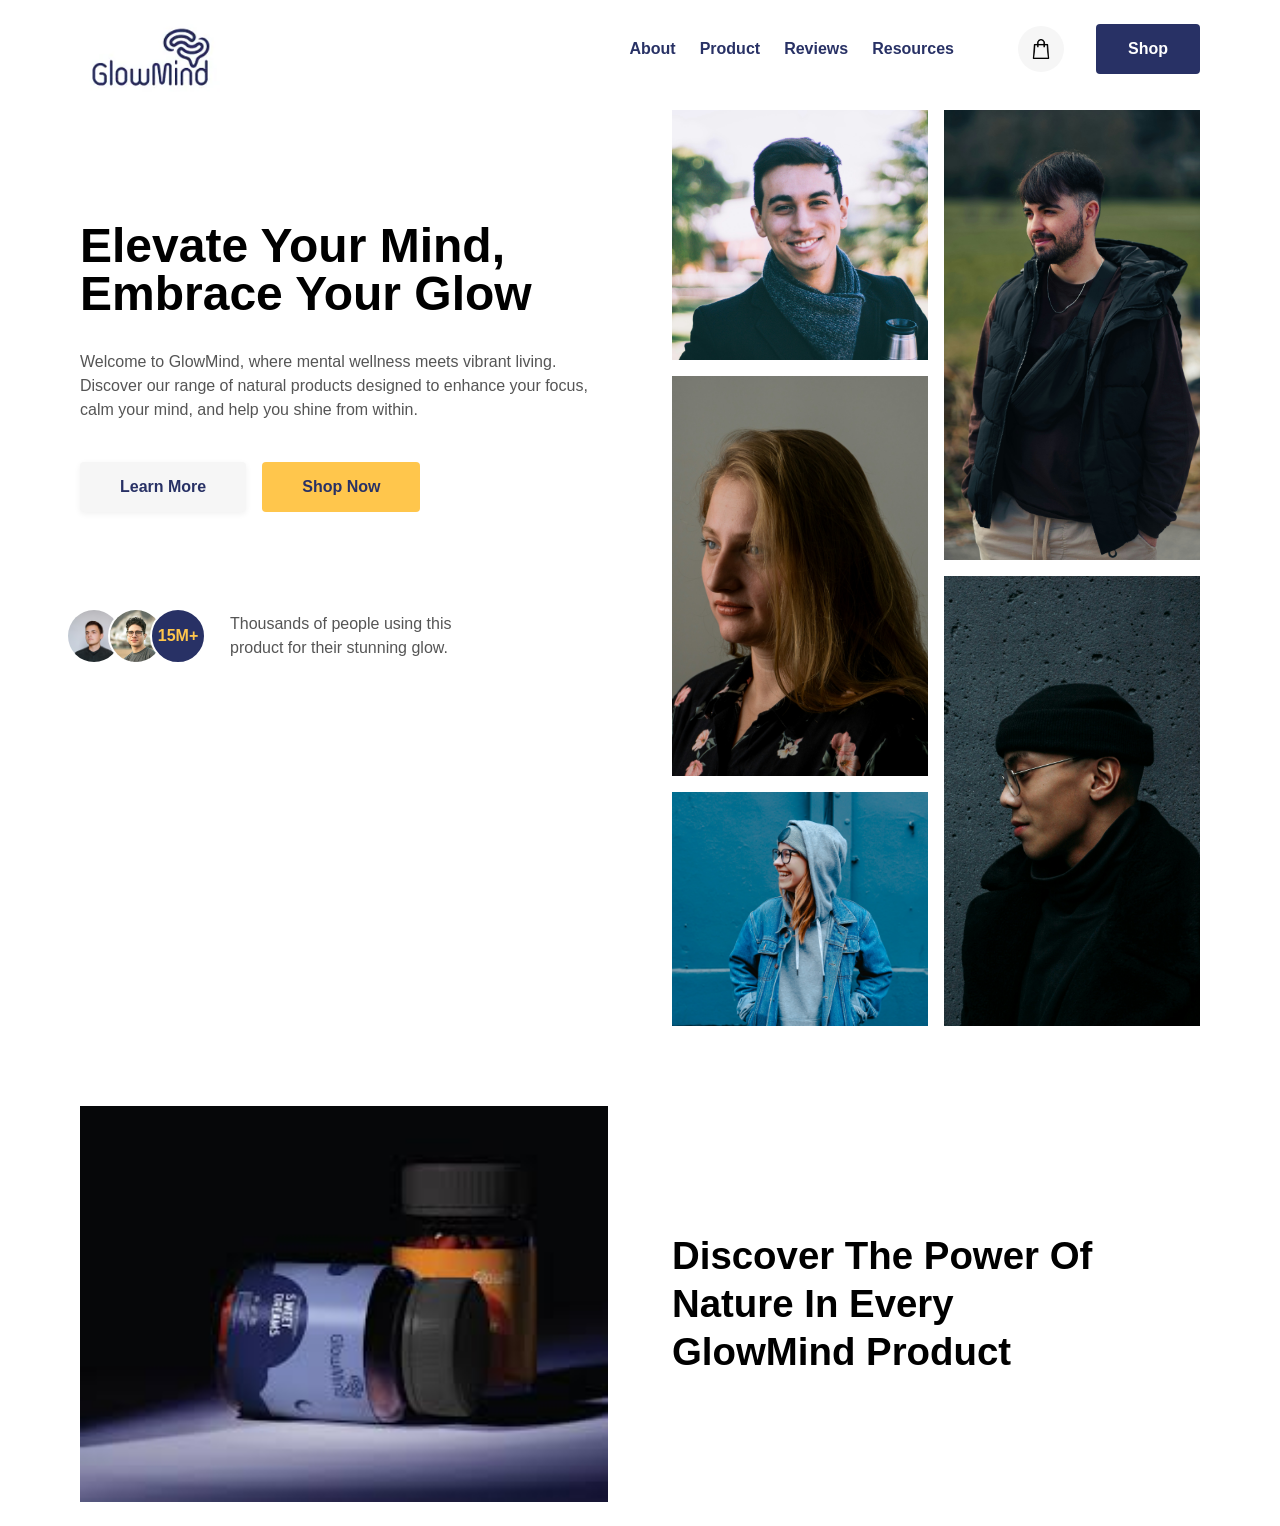
<file: KUIS-1/index.html>
<!DOCTYPE html>
<html lang="id">

<head>
    <meta charset="UTF-8">
    <meta name="viewport" content="width=device-width, initial-scale=1.0">
    <title>GlowMind</title>
    <link rel="stylesheet" href="style.css">
</head>

<body>
    <header>
        <img src="images/Glowmind.png" alt="GlowMind" class="logo">
        <div class="header-content">
            <nav>
                <a href="#about">About</a>
                <a href="#product">Product</a>
                <a href="#reviews">Reviews</a>
                <a href="#resources">Resources</a>
            </nav>
            <div class="header-actions">
                <button class="cart" aria-label="Keranjang"><img src="images/shop-icon.png" alt="" class="shop-icon"></button>
                <button class="shop">Shop</button>
            </div>
        </div>
    </header>
    <main>
        <section id="about">
            <div class="about-content">
                <h1>Elevate Your Mind, Embrace Your Glow</h1>
                <p>Welcome to GlowMind, where mental wellness meets vibrant living. Discover our range of natural
                    products designed to enhance your focus, calm your mind, and help you shine from within.</p>
                <div class="buttons">
                    <button class="learn-more">Learn More</button>
                    <button class="shop-now">Shop Now</button>
                </div>
                <div class="social-icons">
                    <div class="icon-images">
                        <img src="images/icon-profile-1.jpg" alt="" class="icon-image">
                        <img src="images/icon-profile-2.jpg" alt="" class="icon-image">
                        <span class="icon-image badge">15M+</span>
                    </div>
                    <p>Thousands of people using this product for their stunning glow.</p>
                </div>
            </div>

            <div class="grid-image">
                <div class="grid-col">
                    <img src="images/image-1.jpg" alt="" class="grid-image-item item-1">
                    <img src="images/image-3.jpg" alt="" class="grid-image-item item-3">
                    <img src="images/image-5.jpg" alt="" class="grid-image-item item-5">
                </div>
                <div class="grid-col">
                    <img src="images/image-2.jpg" alt="" class="grid-image-item item-2">
                    <img src="images/image-4.jpg" alt="" class="grid-image-item item-4">
                </div>
            </div>
        </section>

        <section id="product">
            <img src="images/product.jpg" alt="Produk GlowMind" class="product-image">
            <h2>Discover The Power Of Nature In Every GlowMind Product</h2>
        </section>
    </main>
    <footer></footer>
</body>

</html>
</file>
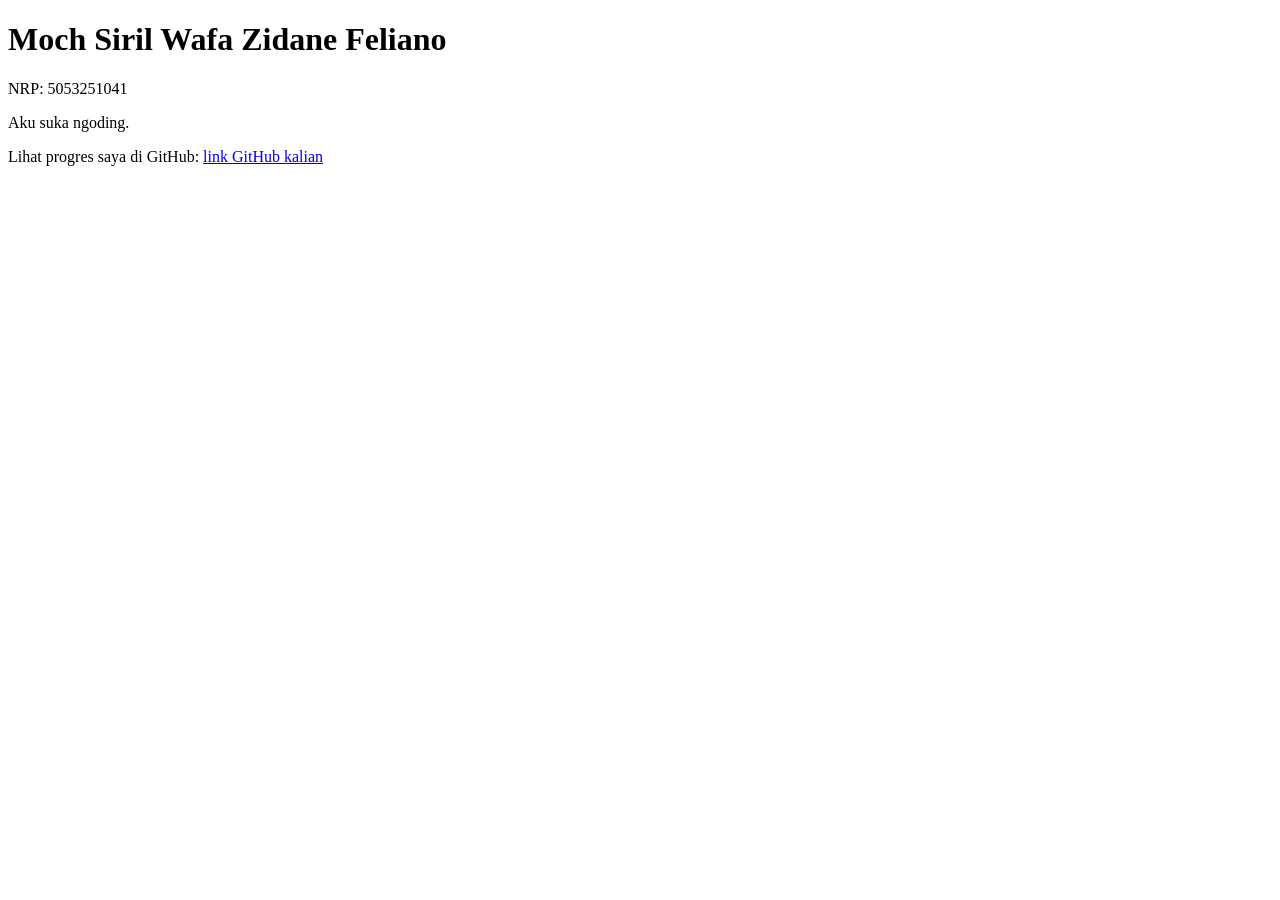
<file: m00/index.html>
<!DOCTYPE html>
<html lang="id">
<head>
  <meta charset="utf-8">
  <meta name="viewport" content="width=device-width, initial-scale=1">
  <title>Kartu Perkenalan Moch Siril Wafa Zidane Feliano</title>
</head>
<body>

  <h1 id="nama">Moch Siril Wafa Zidane Feliano</h1>
  <p id="nrp">NRP: 5053251041</p>
  <p id="bio">Aku suka ngoding.</p>
  <p>Lihat progres saya di GitHub: <a id="github" href="https://github.com/SkyPooZi">link GitHub kalian</a></p>

</body>
</html>
</file>
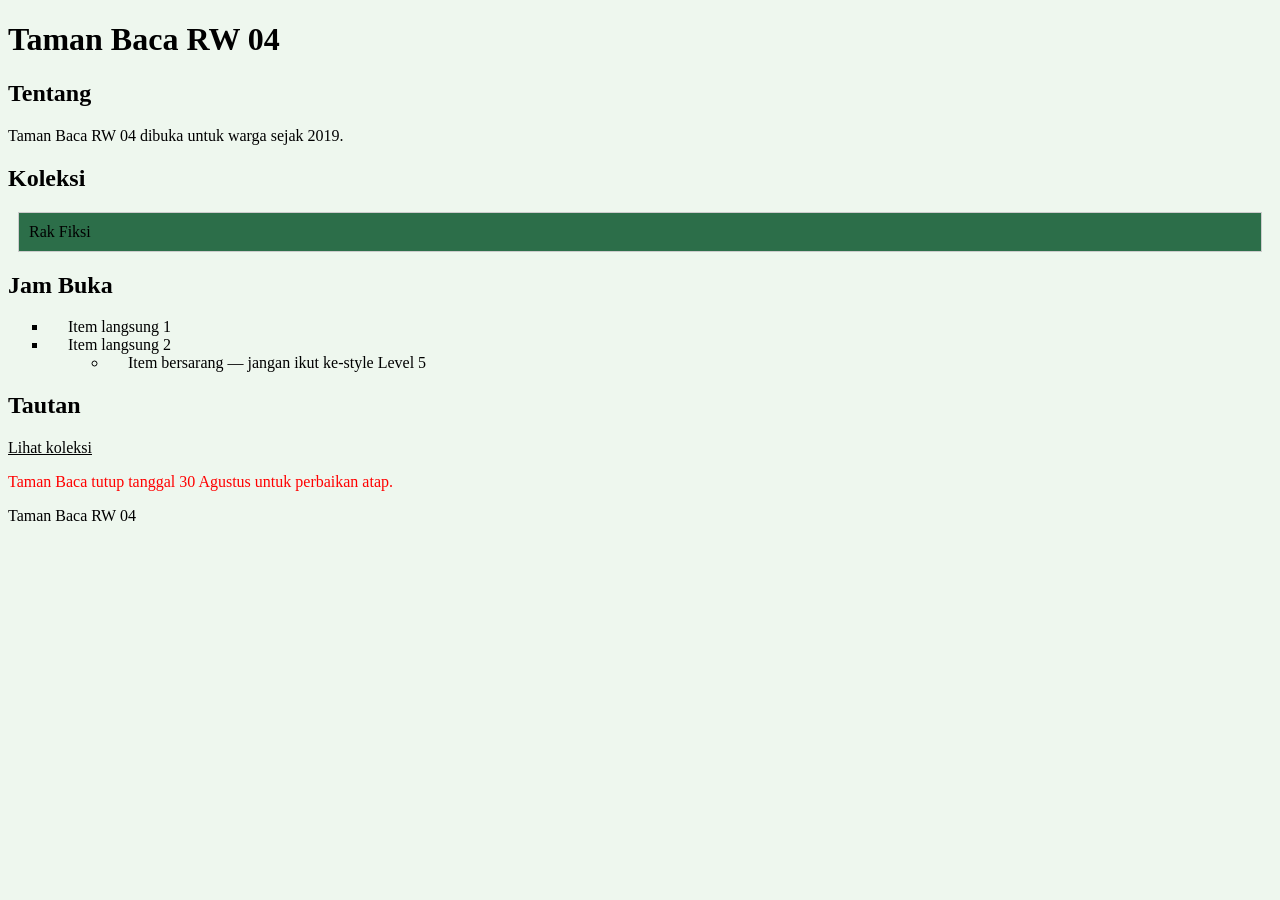
<file: m02/index.html>
<!DOCTYPE html>
<html lang="id">
<head>
  <meta charset="utf-8">
  <meta name="viewport" content="width=device-width, initial-scale=1">
  <title>Taman Baca RW 04</title>
  <!-- Level 1 — BUG: nama file yang ditunjuk salah (style.css yang benar-benar
       ada di folder ini bernama "style.css", bukan "styles.css"). -->
  <link rel="stylesheet" href="style.css">
</head>
<body>

  <header>
    <h1 id="judul-utama">Taman Baca RW 04</h1>
  </header>

  <main>
    <section>
      <h2>Tentang</h2>
      <p class="deskripsi">Taman Baca RW 04 dibuka untuk warga sejak 2019.</p>
    </section>

    <section>
      <h2>Koleksi</h2>
      <div class="kotak">Rak Fiksi</div>
    </section>

    <section>
      <h2>Jam Buka</h2>
      <ul class="daftar">
        <li>Item langsung 1</li>
        <li>Item langsung 2
          <ul>
            <li class="jebakan">Item bersarang — jangan ikut ke-style Level 5</li>
          </ul>
        </li>
      </ul>
    </section>

    <section>
      <h2>Tautan</h2>
      <a class="tombol" href="#koleksi">Lihat koleksi</a>
    </section>

    <section>
      <p class="pengumuman" id="pengumuman-utama">Taman Baca tutup tanggal 30 Agustus untuk perbaikan atap.</p>
    </section>
  </main>

  <footer>
    <p>Taman Baca RW 04</p>
  </footer>

</body>
</html>
</file>
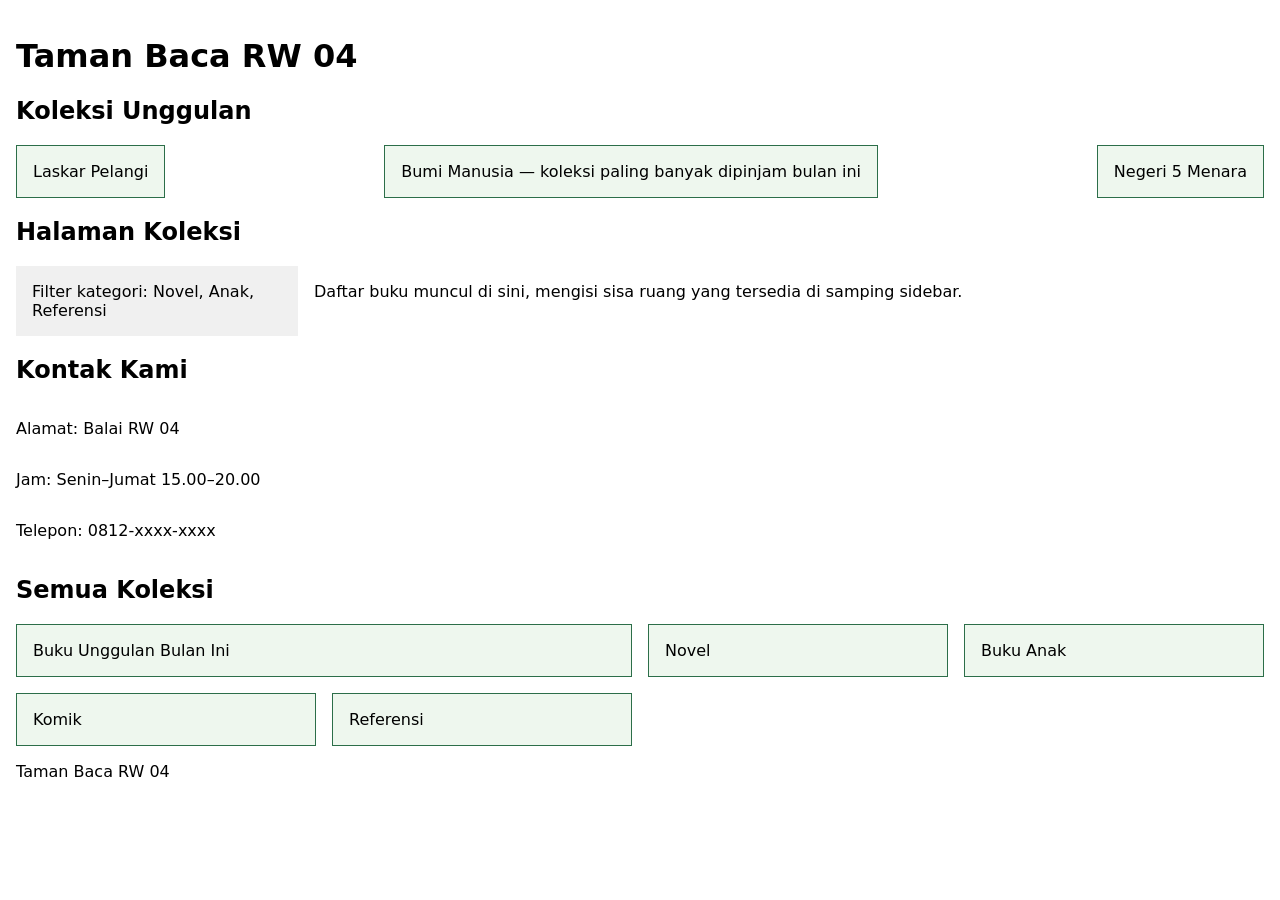
<file: m03/index.html>
<!DOCTYPE html>
<html lang="id">
<head>
  <meta charset="utf-8">
  <meta name="viewport" content="width=device-width, initial-scale=1">
  <title>Taman Baca RW 04</title>
  <link rel="stylesheet" href="style.css">
</head>
<body>

  <header>
    <h1>Taman Baca RW 04</h1>
  </header>

  <main>
    <section id="koleksi-unggulan">
      <h2>Koleksi Unggulan</h2>
      <div class="kartu-flex">
        <article class="kartu">Laskar Pelangi</article>
        <article class="kartu">Bumi Manusia — koleksi paling banyak dipinjam bulan ini</article>
        <article class="kartu">Negeri 5 Menara</article>
      </div>
    </section>

    <section id="tata-letak">
      <h2>Halaman Koleksi</h2>
      <div class="tata-letak">
        <aside class="sidebar">Filter kategori: Novel, Anak, Referensi</aside>
        <div class="konten">Daftar buku muncul di sini, mengisi sisa ruang yang tersedia di samping sidebar.</div>
      </div>
    </section>

    <section id="kontak">
      <h2>Kontak Kami</h2>
      <div class="info-kontak">
        <p>Alamat: Balai RW 04</p>
        <p>Jam: Senin–Jumat 15.00–20.00</p>
        <p>Telepon: 0812-xxxx-xxxx</p>
      </div>
    </section>

    <section id="grid-koleksi">
      <h2>Semua Koleksi</h2>
      <div class="kisi">
        <article class="kartu-grid unggulan">Buku Unggulan Bulan Ini</article>
        <article class="kartu-grid">Novel</article>
        <article class="kartu-grid">Buku Anak</article>
        <article class="kartu-grid">Komik</article>
        <article class="kartu-grid">Referensi</article>
      </div>
    </section>
  </main>

  <footer>
    <p>Taman Baca RW 04</p>
  </footer>

</body>
</html>
</file>
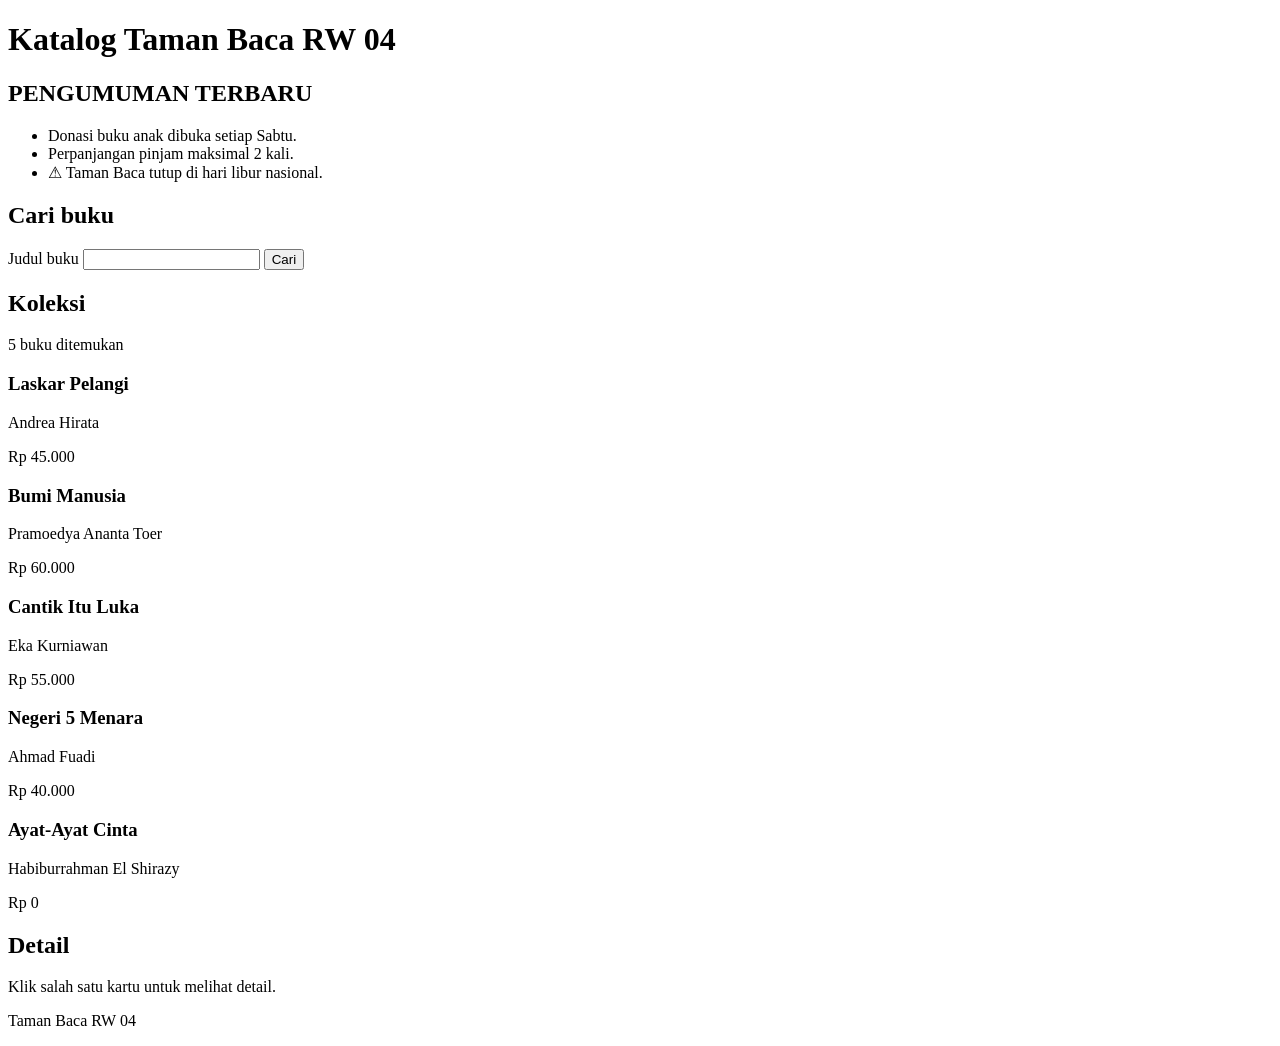
<file: m05/index.html>
<!DOCTYPE html>
<html lang="id">
<head>
  <meta charset="utf-8">
  <meta name="viewport" content="width=device-width, initial-scale=1">
  <title>Katalog — Taman Baca RW 04</title>
</head>
<body>

  <header>
    <h1>Katalog Taman Baca RW 04</h1>
  </header>

  <main>
    <section id="pengumuman">
      <h2 id="judul-pengumuman">Pengumuman Terbaru</h2>
      <ul id="daftar-pengumuman">
        <li>Donasi buku anak dibuka setiap Sabtu.</li>
        <li>Perpanjangan pinjam maksimal 2 kali.</li>
        <li>Taman Baca tutup di hari libur nasional.</li>
      </ul>
    </section>

    <section id="cari">
      <h2>Cari buku</h2>
      <form id="form-cari">
        <label for="input-cari">Judul buku</label>
        <input id="input-cari" type="text" name="cari" autocomplete="off">
        <button type="submit">Cari</button>
      </form>
    </section>

    <section id="koleksi">
      <h2>Koleksi</h2>
      <p id="ringkasan"></p>
      <div id="katalog"></div>
    </section>

    <section id="detail">
      <h2>Detail</h2>
      <div id="panel-detail">Klik salah satu kartu untuk melihat detail.</div>
    </section>
  </main>

  <footer>
    <p>Taman Baca RW 04</p>
  </footer>

  <script type="module" src="script.js"></script>
</body>
</html>
</file>
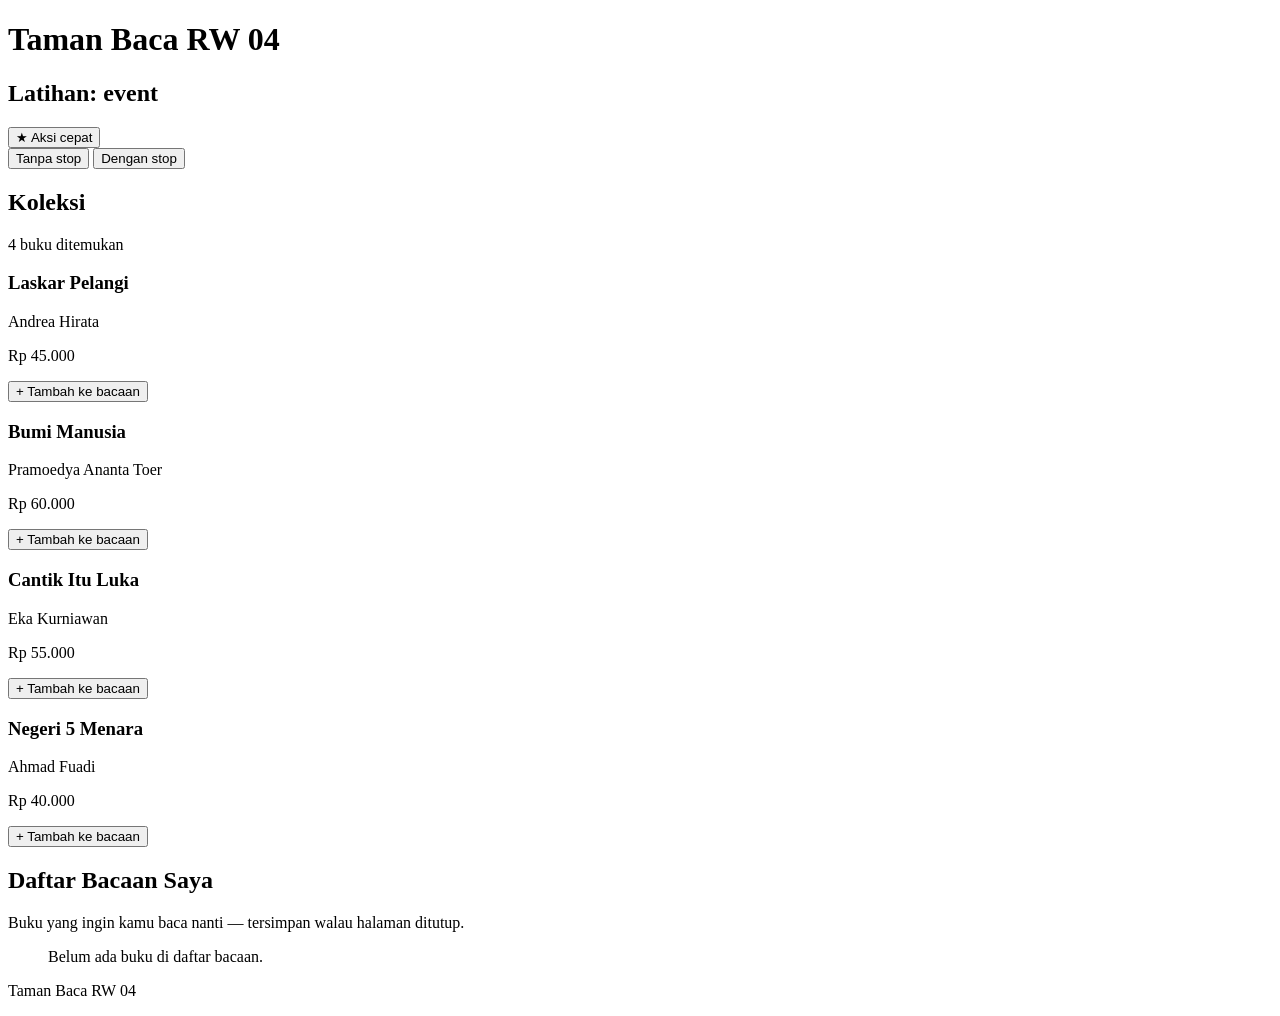
<file: m06/index.html>
<!DOCTYPE html>
<html lang="id">
<head>
  <meta charset="utf-8">
  <meta name="viewport" content="width=device-width, initial-scale=1">
  <title>Daftar Bacaan — Taman Baca RW 04</title>
</head>
<body>

  <header>
    <h1>Taman Baca RW 04</h1>
  </header>

  <main>
    <section id="latihan-event">
      <h2>Latihan: event</h2>

      <div id="aksi-cepat">
        <button id="tombol-cepat" type="button">
          <span class="ikon" aria-hidden="true">★</span> Aksi cepat
        </button>
      </div>

      <div id="area-bubbling">
        <button id="tombol-tanpa-stop" type="button">Tanpa stop</button>
        <button id="tombol-stop" type="button">Dengan stop</button>
      </div>
    </section>

    <section id="koleksi">
      <h2>Koleksi</h2>
      <p id="ringkasan"></p>
      <div id="katalog"></div>
    </section>

    <section id="bacaan">
      <h2>Daftar Bacaan Saya</h2>
      <p>Buku yang ingin kamu baca nanti — tersimpan walau halaman ditutup.</p>
      <ul id="daftar-bacaan"></ul>
    </section>
  </main>

  <footer>
    <p>Taman Baca RW 04</p>
  </footer>

  <script type="module" src="script.js"></script>
</body>
</html>
</file>
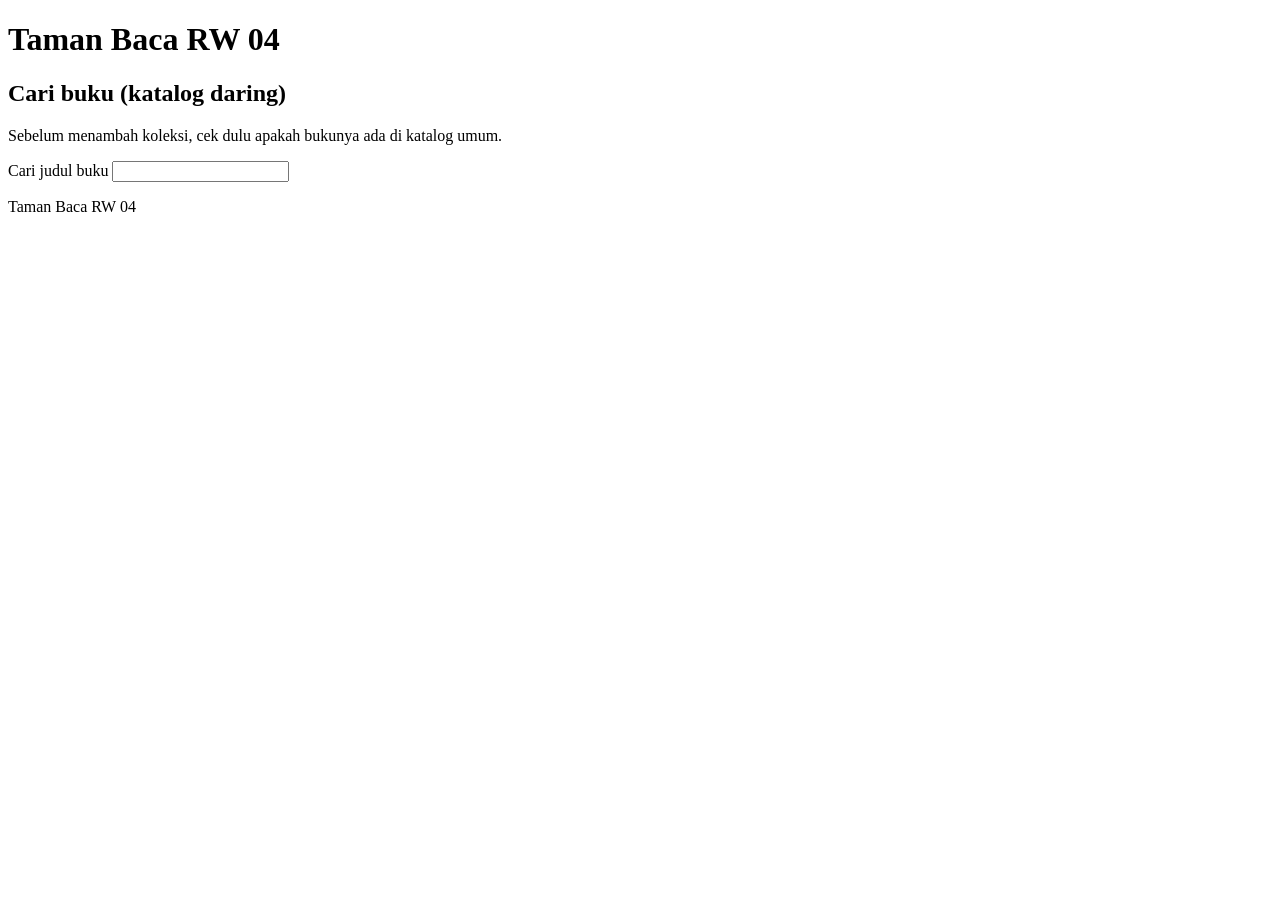
<file: m09/index.html>
<!DOCTYPE html>
<html lang="id">
<head>
  <meta charset="utf-8">
  <meta name="viewport" content="width=device-width, initial-scale=1">
  <title>Cari Buku — Taman Baca RW 04</title>
</head>
<body>

  <header>
    <h1>Taman Baca RW 04</h1>
  </header>

  <main>
    <section id="pencarian-online">
      <h2>Cari buku (katalog daring)</h2>
      <p>Sebelum menambah koleksi, cek dulu apakah bukunya ada di katalog umum.</p>

      <label for="input-cari-online">Cari judul buku</label>
      <input id="input-cari-online" type="text" name="cari" autocomplete="off">

      <p id="status-pencarian" role="status"></p>
      <div id="hasil-pencarian"></div>
    </section>
  </main>

  <footer>
    <p>Taman Baca RW 04</p>
  </footer>

  <script type="module" src="script.js"></script>
</body>
</html>
</file>
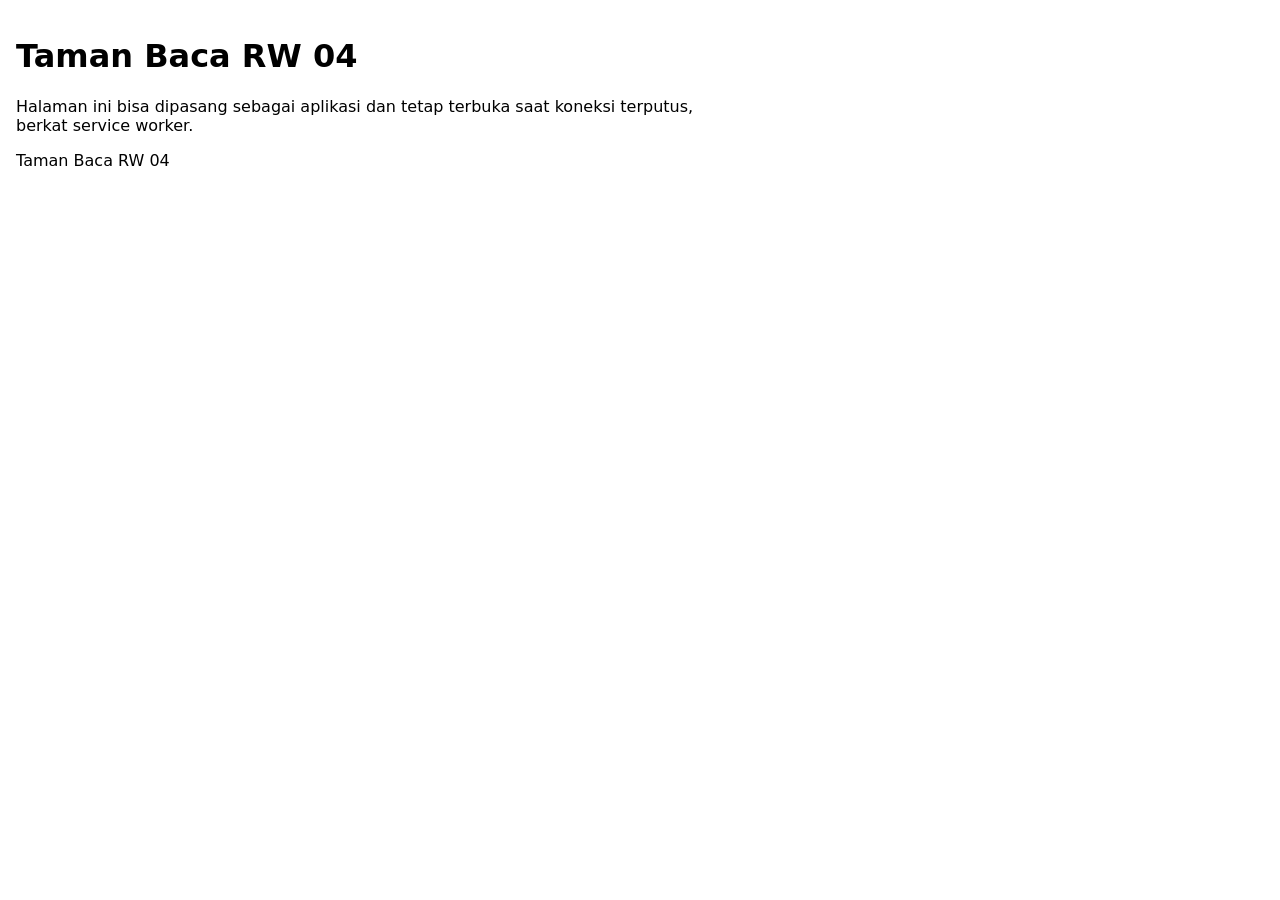
<file: m10/index.html>
<!DOCTYPE html>
<html lang="id">
<head>
  <meta charset="utf-8">
  <meta name="viewport" content="width=device-width, initial-scale=1">
  <title>Taman Baca RW 04</title>
  <link rel="stylesheet" href="style.css">
  <link rel="manifest" href="manifest.json">
  <meta name="theme-color" content="#2c6e49">
</head>
<body>

  <header>
    <h1>Taman Baca RW 04</h1>
  </header>

  <main>
    <p>Halaman ini bisa dipasang sebagai aplikasi dan tetap terbuka saat
      koneksi terputus, berkat service worker.</p>
  </main>

  <footer>
    <p>Taman Baca RW 04</p>
  </footer>

  <script src="app.js"></script>
</body>
</html>
</file>
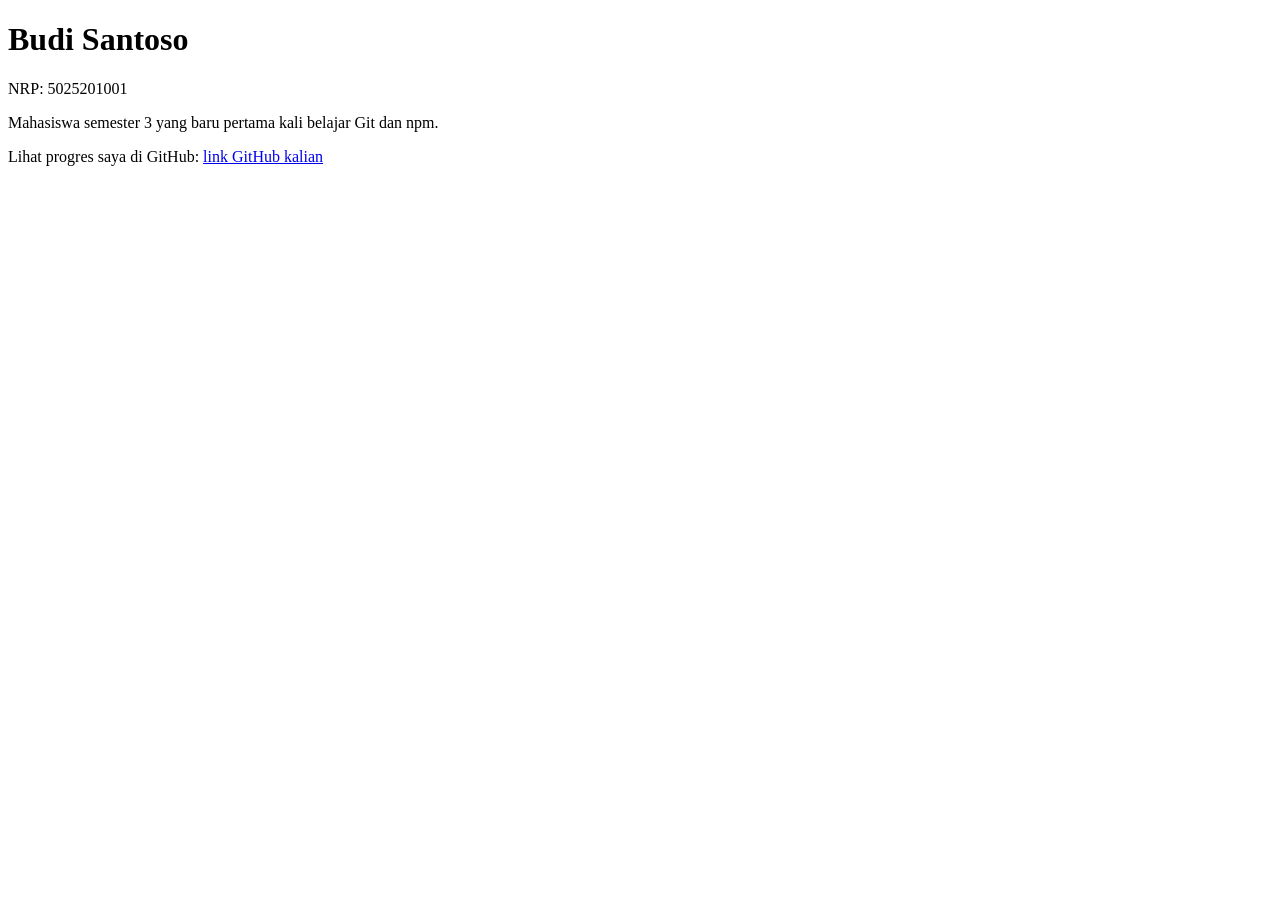
<file: m00/_solusi/index.html>
<!DOCTYPE html>
<html lang="id">
<head>
  <meta charset="utf-8">
  <meta name="viewport" content="width=device-width, initial-scale=1">
  <title>Kartu Perkenalan — Budi Santoso</title>
</head>
<body>

  <h1 id="nama">Budi Santoso</h1>
  <p id="nrp">NRP: 5025201001</p>
  <p id="bio">Mahasiswa semester 3 yang baru pertama kali belajar Git dan npm.</p>
  <p>Lihat progres saya di GitHub: <a id="github" href="https://github.com/budisantoso">link GitHub kalian</a></p>

</body>
</html>
</file>
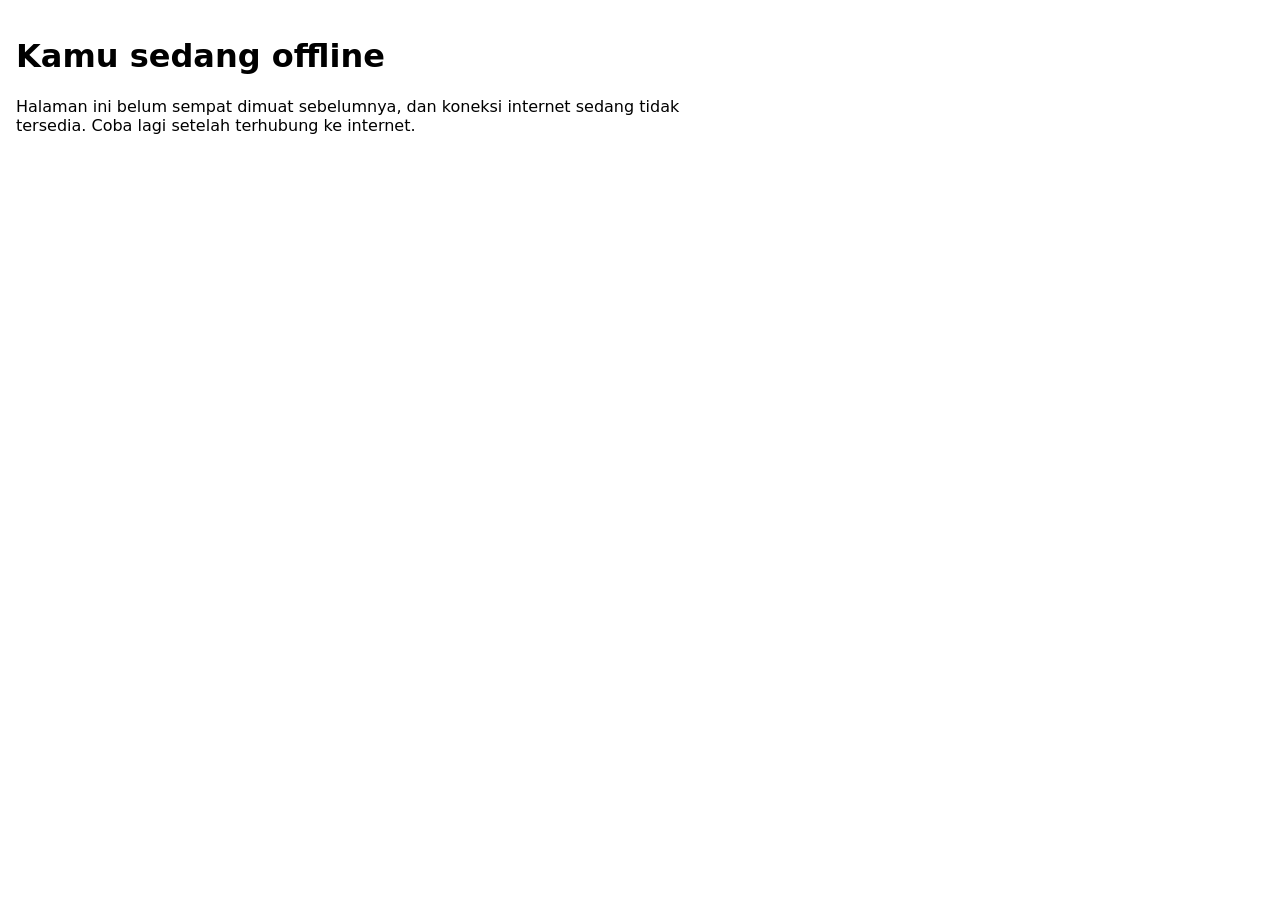
<file: m10/offline.html>
<!DOCTYPE html>
<html lang="id">
<head>
  <meta charset="utf-8">
  <meta name="viewport" content="width=device-width, initial-scale=1">
  <title>Sedang Offline — Taman Baca RW 04</title>
  <link rel="stylesheet" href="style.css">
</head>
<body>
  <main>
    <h1>Kamu sedang offline</h1>
    <p>Halaman ini belum sempat dimuat sebelumnya, dan koneksi internet
      sedang tidak tersedia. Coba lagi setelah terhubung ke internet.</p>
  </main>
</body>
</html>
</file>
<file: KUIS-1/style.css>
:root {
  --warna-blue: #283165;
  --warna-latar: #eef7ee;
  --warna-putih: #ffffff;
  --warna-merah: #ff0000;
  --warna-hitam: #000000;
  --warna-abu: #F6F6F6;
  --warna-teks: #555555;
  --warna-kuning: #FFC64C;
  --warna-shadow: #cccccc;
}

* {
  padding: 0;
  margin: 0;
  box-sizing: border-box;
  font-family: Arial, sans-serif;
}

body {
  background-color: var(--warna-putih);
  color: var(--warna-hitam);
  max-width: 1440px;
  margin: 0 auto;
  padding: 1.5rem 5rem;
}

img {
  display: block;
  max-width: 100%;
}

header {
  display: flex;
  justify-content: space-between;
  align-items: flex-start;
}

.logo {
  width: 140px;
  height: auto;
}

.header-content {
  display: flex;
  align-items: center;
  gap: 4rem;
}

nav {
  display: flex;
  align-items: center;
  gap: 1.5rem;
}

nav a {
  font-size: 1rem;
  font-weight: 600;
}

.header-actions {
  display: flex;
  align-items: center;
  gap: 2rem;
}

.cart {
  width: 46px;
  height: 46px;
  display: grid;
  place-items: center;
  background-color: var(--warna-abu);
  border-radius: 50%;
  padding: 0;
}

.cart:hover {
  background-color: var(--warna-abu);
}

.shop-icon {
  width: 20px;
  height: 20px;
}

a {
  text-decoration: none;
  color: var(--warna-blue);
  font-weight: 600;
}

a:hover {
  text-decoration: underline;
}

button {
  background-color: var(--warna-blue);
  color: var(--warna-putih);
  border: none;
  padding: 1rem 2rem;
  border-radius: 4px;
  cursor: pointer;
  font-weight: 600;
  font-size: 1rem;
}

button:hover {
  opacity: 1;
}

.shop {
  padding: 1rem 2rem;
}

#about {
  display: grid;
  grid-template-columns: 1fr 1fr;
  gap: 4rem;
  align-items: start;
}

.about-content {
  padding-top: 8rem;
  max-width: 34rem;
}

h1 {
  font-size: 3rem;
  line-height: 1;
  font-weight: 700;
  margin-bottom: 2rem;
}

.about-content > p {
  font-size: 1rem;
  line-height: 1.5;
  color: var(--warna-teks);
  margin-bottom: 2.5rem;
}

.buttons {
  display: flex;
  gap: 1rem;
}

.buttons button {
  font-size: 1rem;
  padding: 1rem 2.5rem;
}

.learn-more {
  background-color: var(--warna-abu);
  color: var(--warna-blue);
  box-shadow: 0 2px 6px rgba(0, 0, 0, 0.06);
}

.shop-now {
  background-color: var(--warna-kuning);
  color: var(--warna-blue);
}

.social-icons {
  display: flex;
  align-items: center;
  gap: 1.5rem;
  margin-top: 6rem;
}

.icon-images {
  display: flex;
}

.icon-image {
  width: 56px;
  height: 56px;
  border-radius: 50%;
  object-fit: cover;
  border: 2px solid var(--warna-putih);
  margin-left: -14px;
}

.badge {
  display: grid;
  place-items: center;
  background-color: var(--warna-blue);
  color: var(--warna-kuning);
  font-weight: 600;
  font-size: 1rem;
}

.social-icons p {
  font-size: 1rem;
  line-height: 1.5;
  color: var(--warna-teks);
  max-width: 17rem;
}

.grid-image {
  display: grid;
  grid-template-columns: 1fr 1fr;
  gap: 1rem;
  margin-top: 1rem;
}

.grid-col {
  display: flex;
  flex-direction: column;
  gap: 1rem;
}

.grid-image-item {
  width: 100%;
  object-fit: cover;
}

.item-1 {
    height: 250px;
}

.item-3 {
    height: 400px;
}

.item-5 {
    height: 234px
}

.item-2 {
    height: 450px;
}

.item-4 {
    height: 450px;
}

#product {
  display: grid;
  grid-template-columns: 1fr 1fr;
  gap: 4rem;
  align-items: center;
  margin-top: 5rem;
}

.product-image {
  width: 100%;
  object-fit: cover;
  background-color: var(--warna-hitam);
}

h2 {
  font-size: 2.4rem;
  line-height: 1.25;
  font-weight: 600;
  max-width: 28rem;
}
</file>
<file: m02/style.css>
/* PERTEMUAN 2 — CSS: Selector, Box Model, Spesifisitas
   Baca SOAL.md untuk urutan levelnya. */

/* Level 2 — TODO: tambahkan minimal satu selector ELEMEN (mis. p { ... }),
   satu selector CLASS (mis. .deskripsi { ... }), dan satu selector ID
   (mis. #judul-utama { ... }). Boleh style apa saja. */
p {
   color: var(--warna-teks);
}

.deskripsi {
   font-style:normal
}

#judul-utama {
   font-weight: bold;
}

/* Level 3 — TODO: lengkapi aturan .kotak di bawah supaya punya padding,
   border, DAN margin sekaligus (nilainya bebas, asal bukan nol). */
.kotak {
  background-color: var(--warna-aksen);
  padding: 10px;
  border: 1px solid var(--warna-shadow);
  margin: 10px;
}

/* Level 4 — TODO: tambahkan box-sizing: border-box. Biasanya ditulis untuk
   selector universal (*), supaya berlaku ke semua elemen sekaligus. */
* {
  box-sizing: border-box;
  background-color: var(--warna-latar);
  color: var(--warna-teks);
}

/* Level 5 — TODO: tulis aturan untuk `.daftar > li` (anak LANGSUNG saja),
   misalnya list-style: square. Item yang bersarang dua level di dalamnya
   (class .jebakan) TIDAK BOLEH ikut ke-style oleh aturan ini — itu bedanya
   dengan `.daftar li` (turunan, level berapa pun). */

.daftar > li {
  list-style: square;
}

.daftar li {
   padding-left: 20px;
}

/* Level 6 — TODO: tambahkan aturan :hover DAN :focus-visible untuk
   .tombol, misalnya mengubah background-color supaya terlihat interaktif. */
.tombol:hover, .tombol:focus-visible {
  background-color: var(--warna-aksen);
  color: var(--warna-putih);
}

/* Level 7 — JANGAN UBAH aturan di bawah ini (p.pengumuman). Tugas kalian:
   kalahkan warnanya TANPA !important dan TANPA mengubah/menghapus baris
   di bawah — tambahkan aturan BARU dengan selector yang lebih spesifik
   (misalnya lewat id #pengumuman-utama) di tempat lain pada file ini. */
p.pengumuman {
  color: #999999;
}

#pengumuman-utama {
  color: #ff0000;
}

/* Level 8 — TODO: font-size di bawah ini pakai px — ganti SEMUA font-size
   di seluruh file ini (termasuk yang kalian tambahkan sendiri di level
   lain) supaya pakai satuan rem, bukan px. */
h1 {
  font-size: 2rem;
}

/* Level 9 — TODO: buat blok :root berisi minimal satu variabel CSS
   (custom property, contoh: --warna-aksen: #2c6e49;), lalu PAKAI variabel
   itu lewat var(--warna-aksen) di aturan lain pada file ini — bukan cuma
   dideklarasikan tanpa pernah dipakai. */
:root {
  --warna-aksen: #2c6e49;
  --warna-latar: #eef7ee;
  --warna-putih: #ffffff;
  --warna-merah: #ff0000;
  --warna-teks: #000000;
  --warna-shadow: #cccccc;
}

/* Level 10 — TODO: tambahkan @media (prefers-color-scheme: dark) yang
   mengubah TEPAT TIGA variabel dari :root (Level 9) untuk membalik skema
   warna jadi gelap. Jangan menulis ulang seluruh selector lain — cukup
   ubah nilai variabelnya di dalam blok @media ini. */
@media (prefers-color-scheme: dark) {
  :root {
    --warna-latar: #1a1a1a;
    --warna-teks: #f0f0f0;
    --warna-aksen: #4caf50;
  }
}
</file>
<file: m03/style.css>
/* PERTEMUAN 3 — Layout: Flexbox dan Grid
   Baca SOAL.md untuk urutan levelnya. */

body {
  font-family: system-ui, sans-serif;
  margin: 0;
  padding: 1rem;
}

/* Level 1 */
.kartu-flex {
  display: flex;
  justify-content: space-between;
  align-items: center;
}

.kartu {
  background-color: #eef7ee;
  padding: 1rem;
  border: 1px solid #2c6e49;
}

/* Level 2 */

/* Level 3  */

/* Level 4 */
.tata-letak {
  display: flex;
  flex: 0 0 250px;
}

.sidebar {
  background-color: #f0f0f0;
  padding: 1rem;
  flex: 0 0 250px;
}

.konten {
  background-color: #ffffff;
  padding: 1rem;
  flex: 1;
}

/* Level 5 */
.info-kontak {
  display: flex;
  flex-direction: column;
}

/* Level 6 */
.kisi {
  display: grid;
  gap: 1rem;
  grid-template-columns: repeat(auto-fit, minmax(250px, 1fr));
}

.kartu-grid {
  background-color: #eef7ee;
  border: 1px solid #2c6e49;
  padding: 1rem;
}

/* Level 7 */

/* Level 8 */
.unggulan {
  grid-column: span 2;
}

/* Level 9 */

/* Level 10 */
</file>
<file: m10/style.css>
body {
  font-family: system-ui, sans-serif;
  margin: 0;
  padding: 1rem;
  max-width: 720px;
}
</file>
